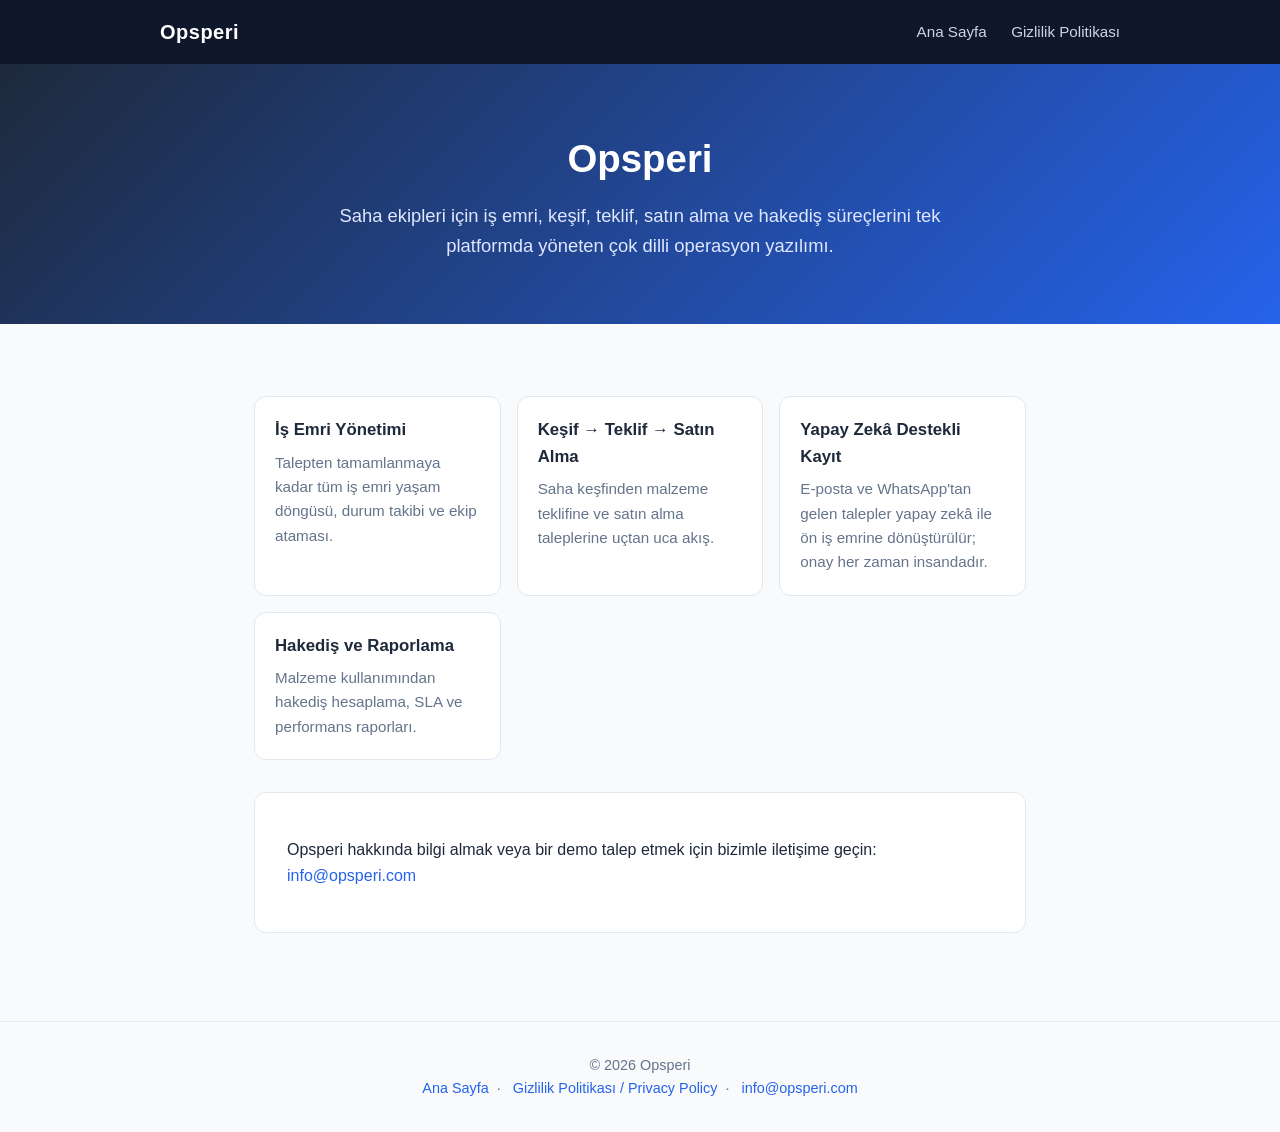
<file: index.html>
<!DOCTYPE html>
<html lang="tr">
<head>
  <meta charset="utf-8" />
  <meta name="viewport" content="width=device-width, initial-scale=1" />
  <title>Opsperi — Saha Operasyonları Yönetimi</title>
  <meta name="description" content="Opsperi, saha teknisyenleri için çok dilli iş emri, keşif, teklif ve hakediş yönetim platformudur." />
  <link rel="stylesheet" href="style.css" />
</head>
<body>
  <header class="site">
    <div class="wrap">
      <span class="brand">Opsperi</span>
      <nav>
        <a href="/">Ana Sayfa</a>
        <a href="/privacy.html">Gizlilik Politikası</a>
      </nav>
    </div>
  </header>

  <section class="hero">
    <h1>Opsperi</h1>
    <p>Saha ekipleri için iş emri, keşif, teklif, satın alma ve hakediş süreçlerini tek platformda yöneten çok dilli operasyon yazılımı.</p>
  </section>

  <main>
    <div class="features">
      <div class="feature">
        <h3>İş Emri Yönetimi</h3>
        <p>Talepten tamamlanmaya kadar tüm iş emri yaşam döngüsü, durum takibi ve ekip ataması.</p>
      </div>
      <div class="feature">
        <h3>Keşif → Teklif → Satın Alma</h3>
        <p>Saha keşfinden malzeme teklifine ve satın alma taleplerine uçtan uca akış.</p>
      </div>
      <div class="feature">
        <h3>Yapay Zekâ Destekli Kayıt</h3>
        <p>E-posta ve WhatsApp'tan gelen talepler yapay zekâ ile ön iş emrine dönüştürülür; onay her zaman insandadır.</p>
      </div>
      <div class="feature">
        <h3>Hakediş ve Raporlama</h3>
        <p>Malzeme kullanımından hakediş hesaplama, SLA ve performans raporları.</p>
      </div>
    </div>

    <div class="card">
      <p>Opsperi hakkında bilgi almak veya bir demo talep etmek için bizimle iletişime geçin:
      <a href="mailto:info@opsperi.com">info@opsperi.com</a></p>
    </div>
  </main>

  <footer class="site">
    <div>© 2026 Opsperi</div>
    <div>
      <a href="/">Ana Sayfa</a>·
      <a href="/privacy.html">Gizlilik Politikası / Privacy Policy</a>·
      <a href="mailto:info@opsperi.com">info@opsperi.com</a>
    </div>
  </footer>
</body>
</html>
</file>
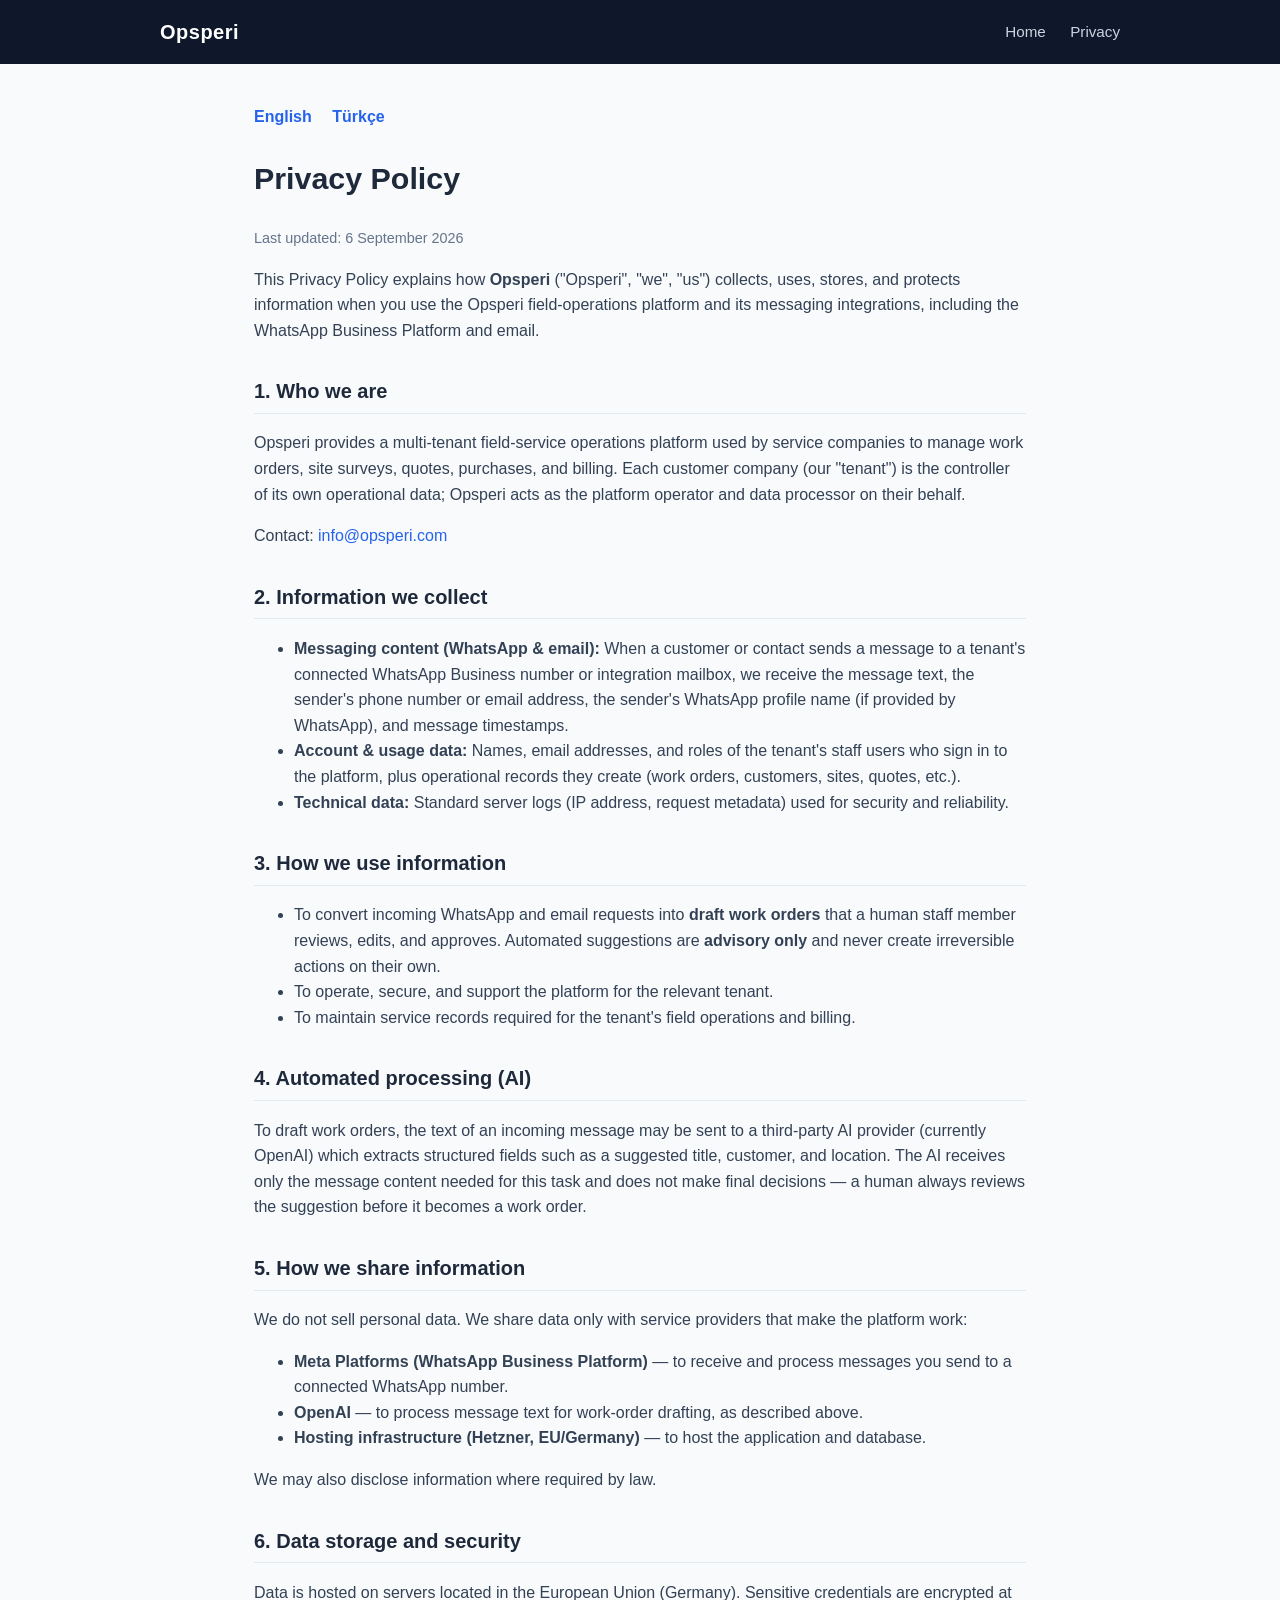
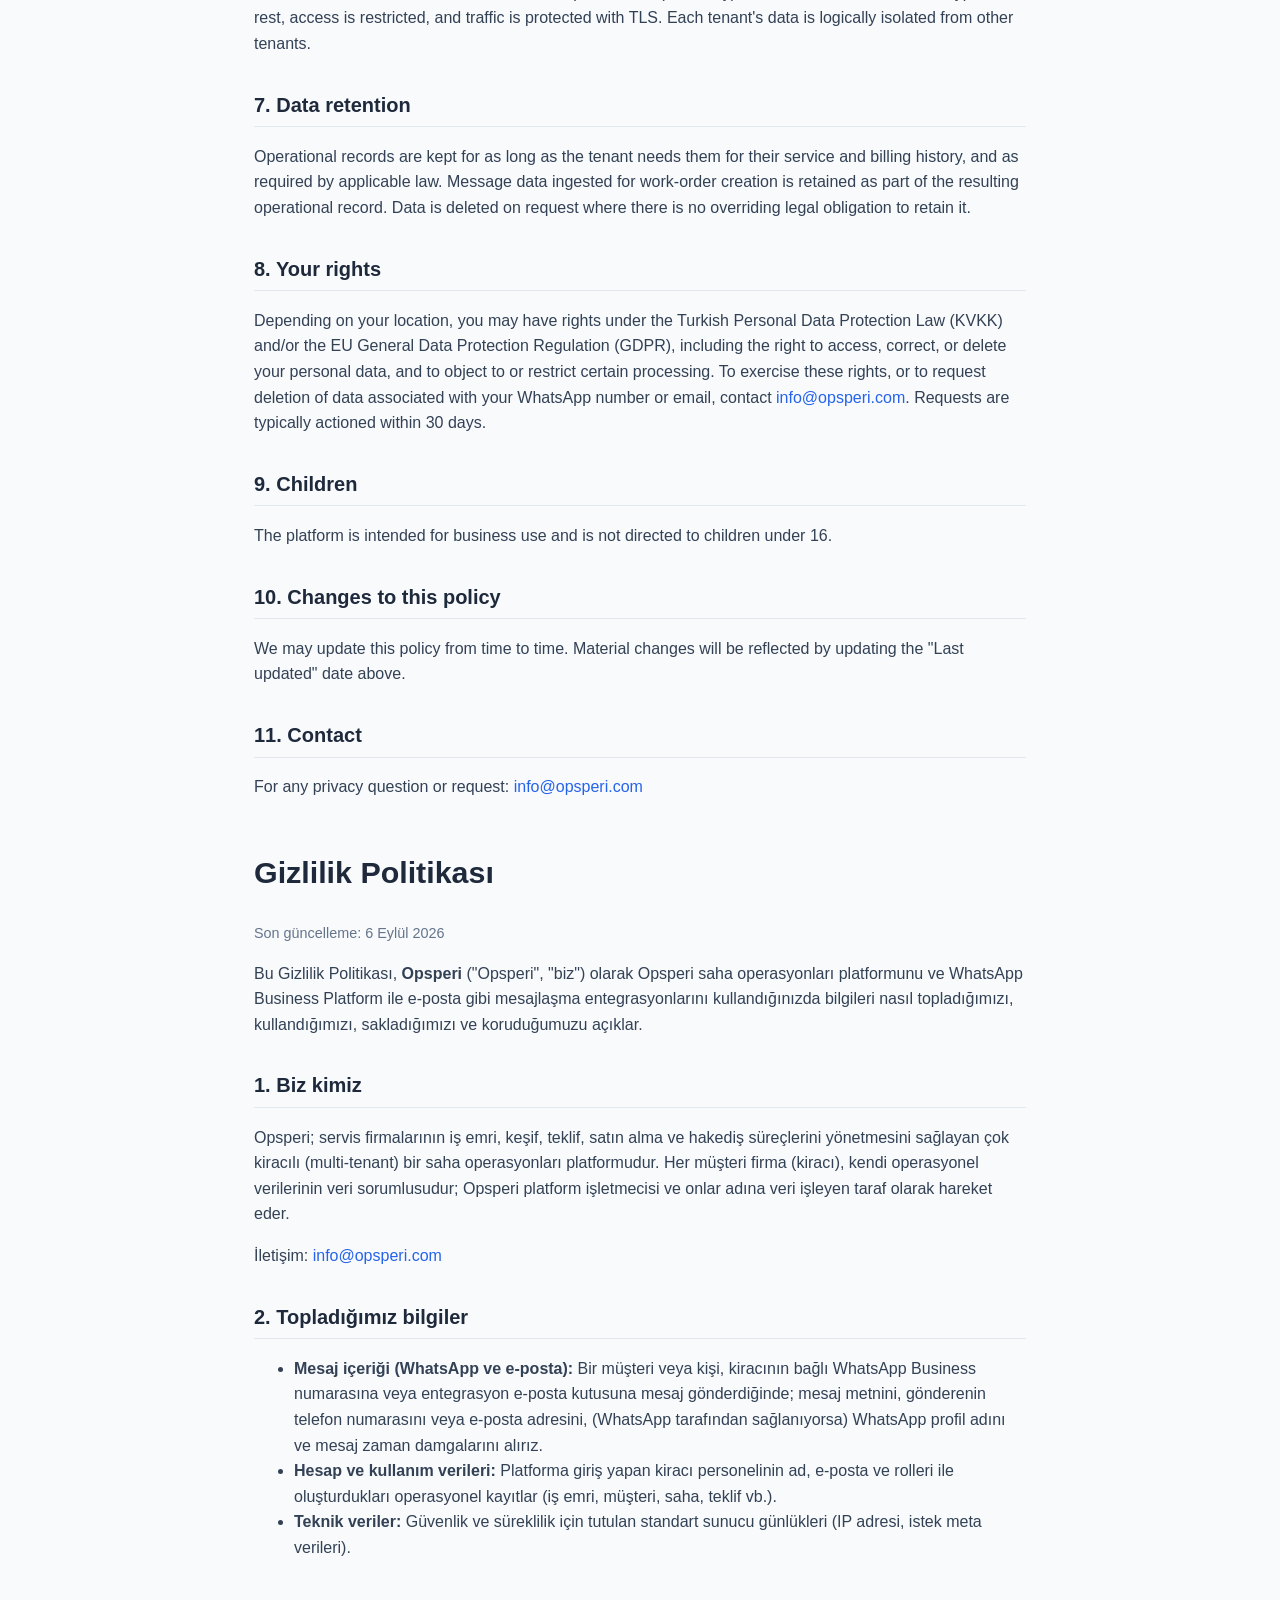
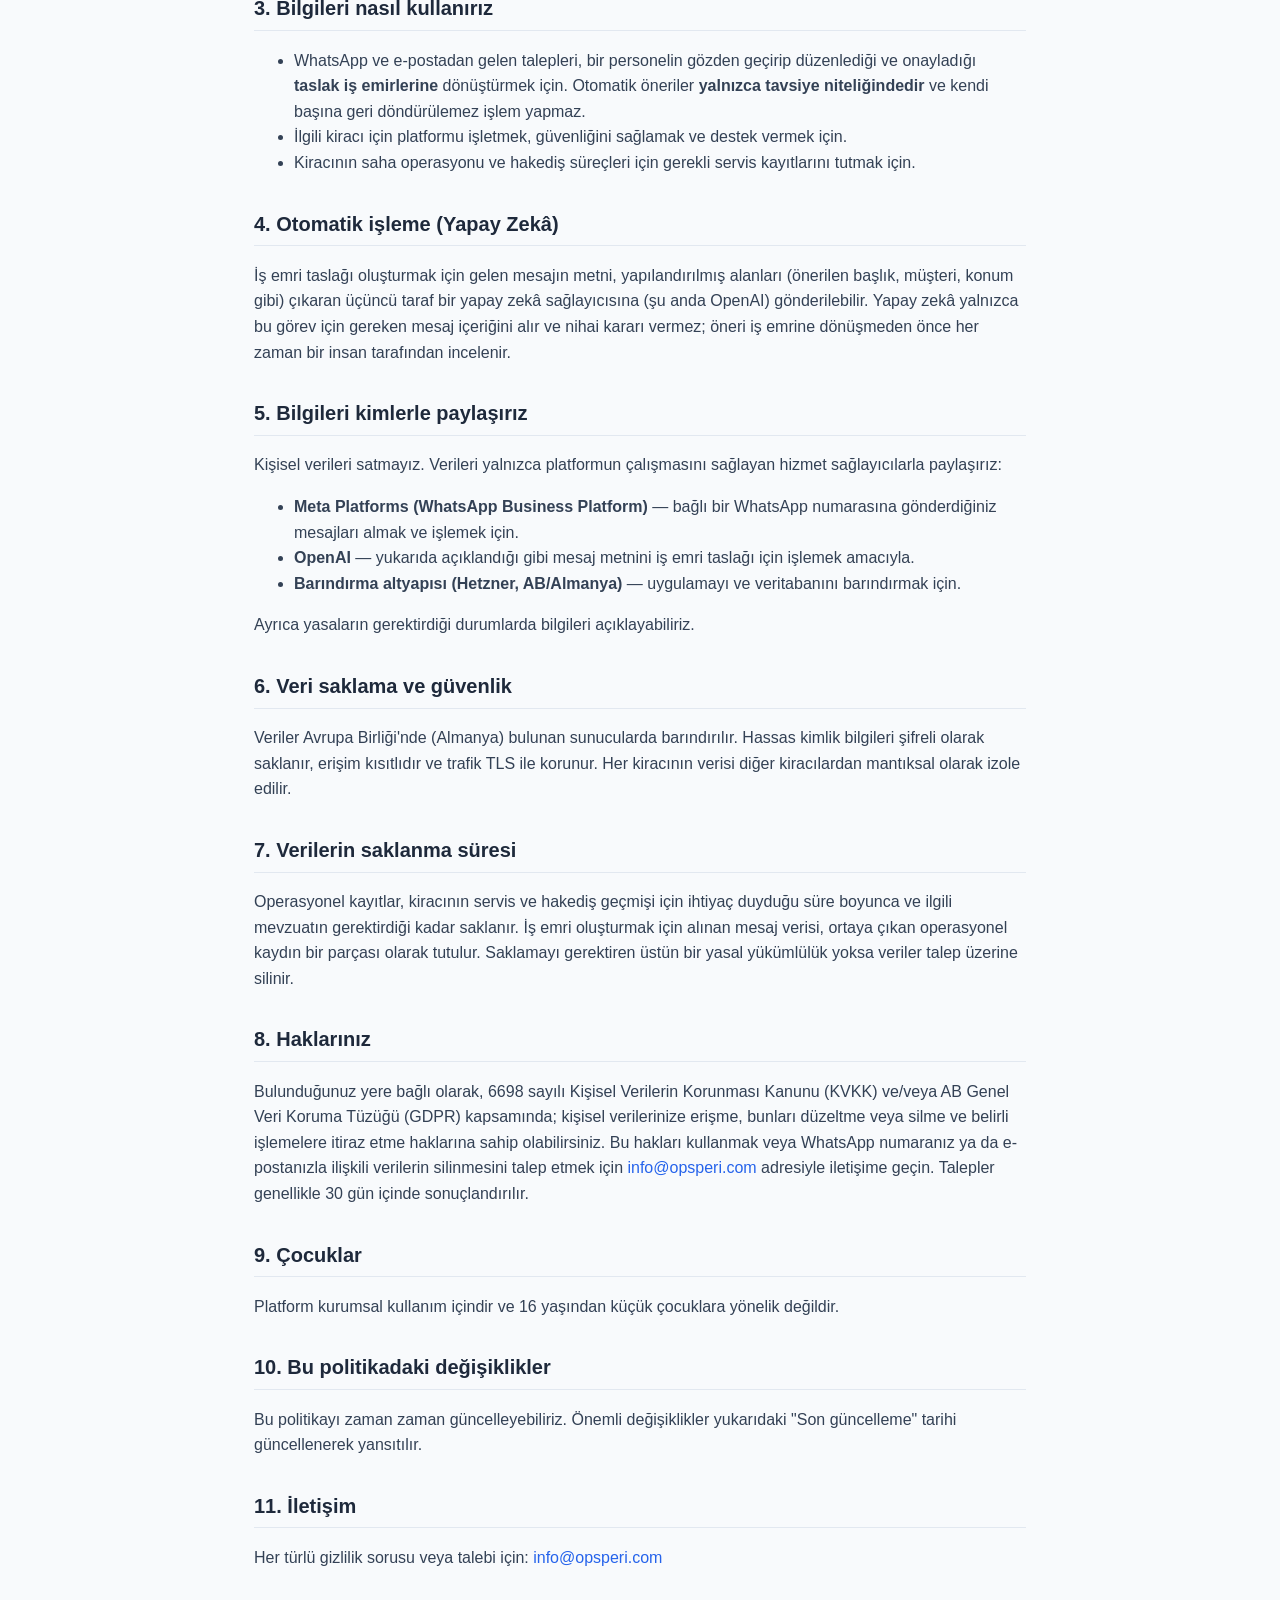
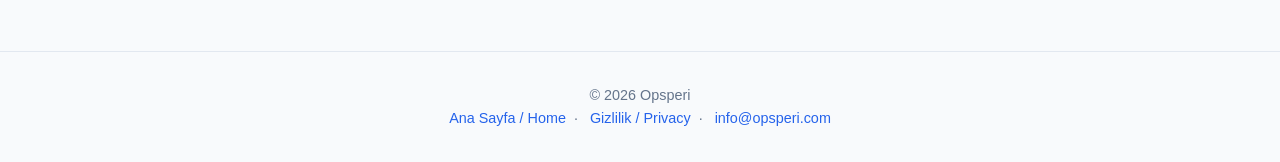
<file: gizlilik.html>
<!DOCTYPE html>
<html lang="tr">
<head>
  <meta charset="utf-8" />
  <meta http-equiv="refresh" content="0; url=/privacy.html#tr" />
  <link rel="canonical" href="/privacy.html" />
  <title>Gizlilik Politikası — Opsperi</title>
</head>
<body>
  <p>Yönlendiriliyorsunuz… <a href="/privacy.html#tr">Gizlilik Politikası</a></p>
</body>
</html>
</file>
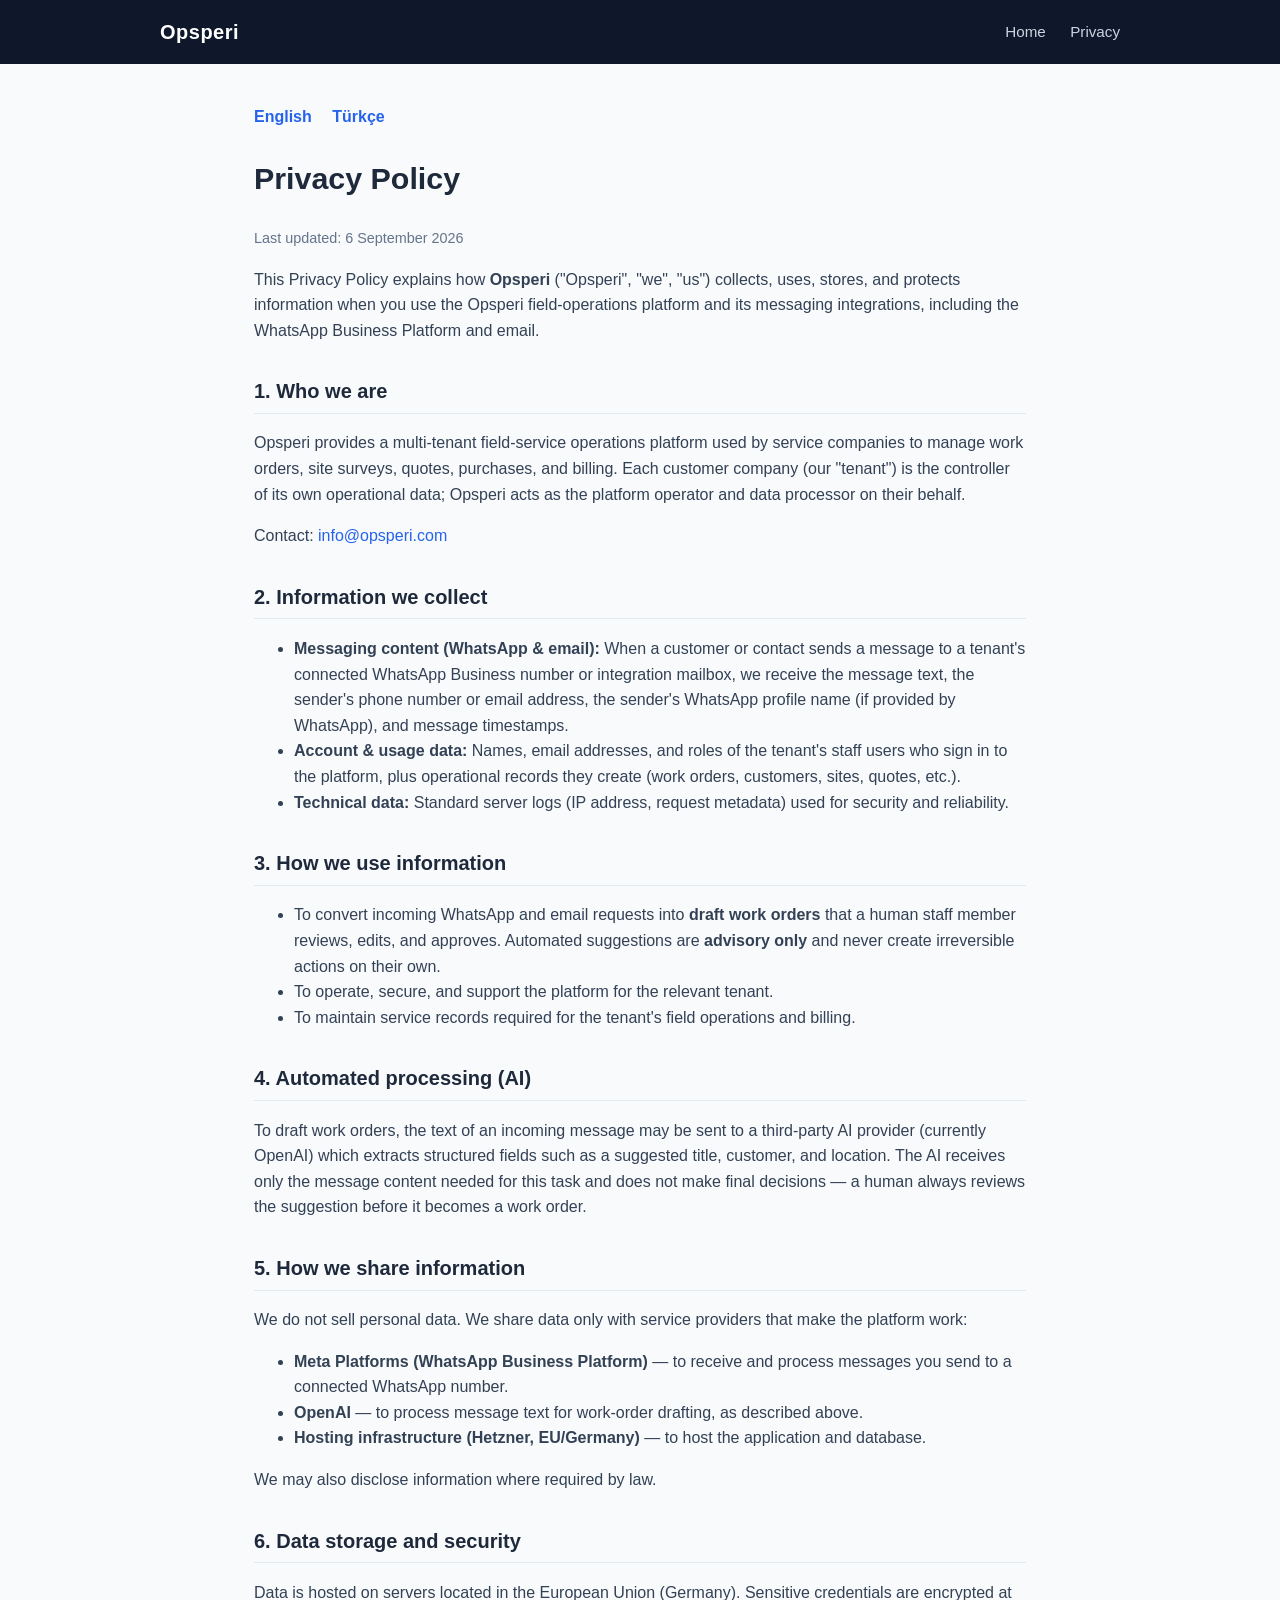
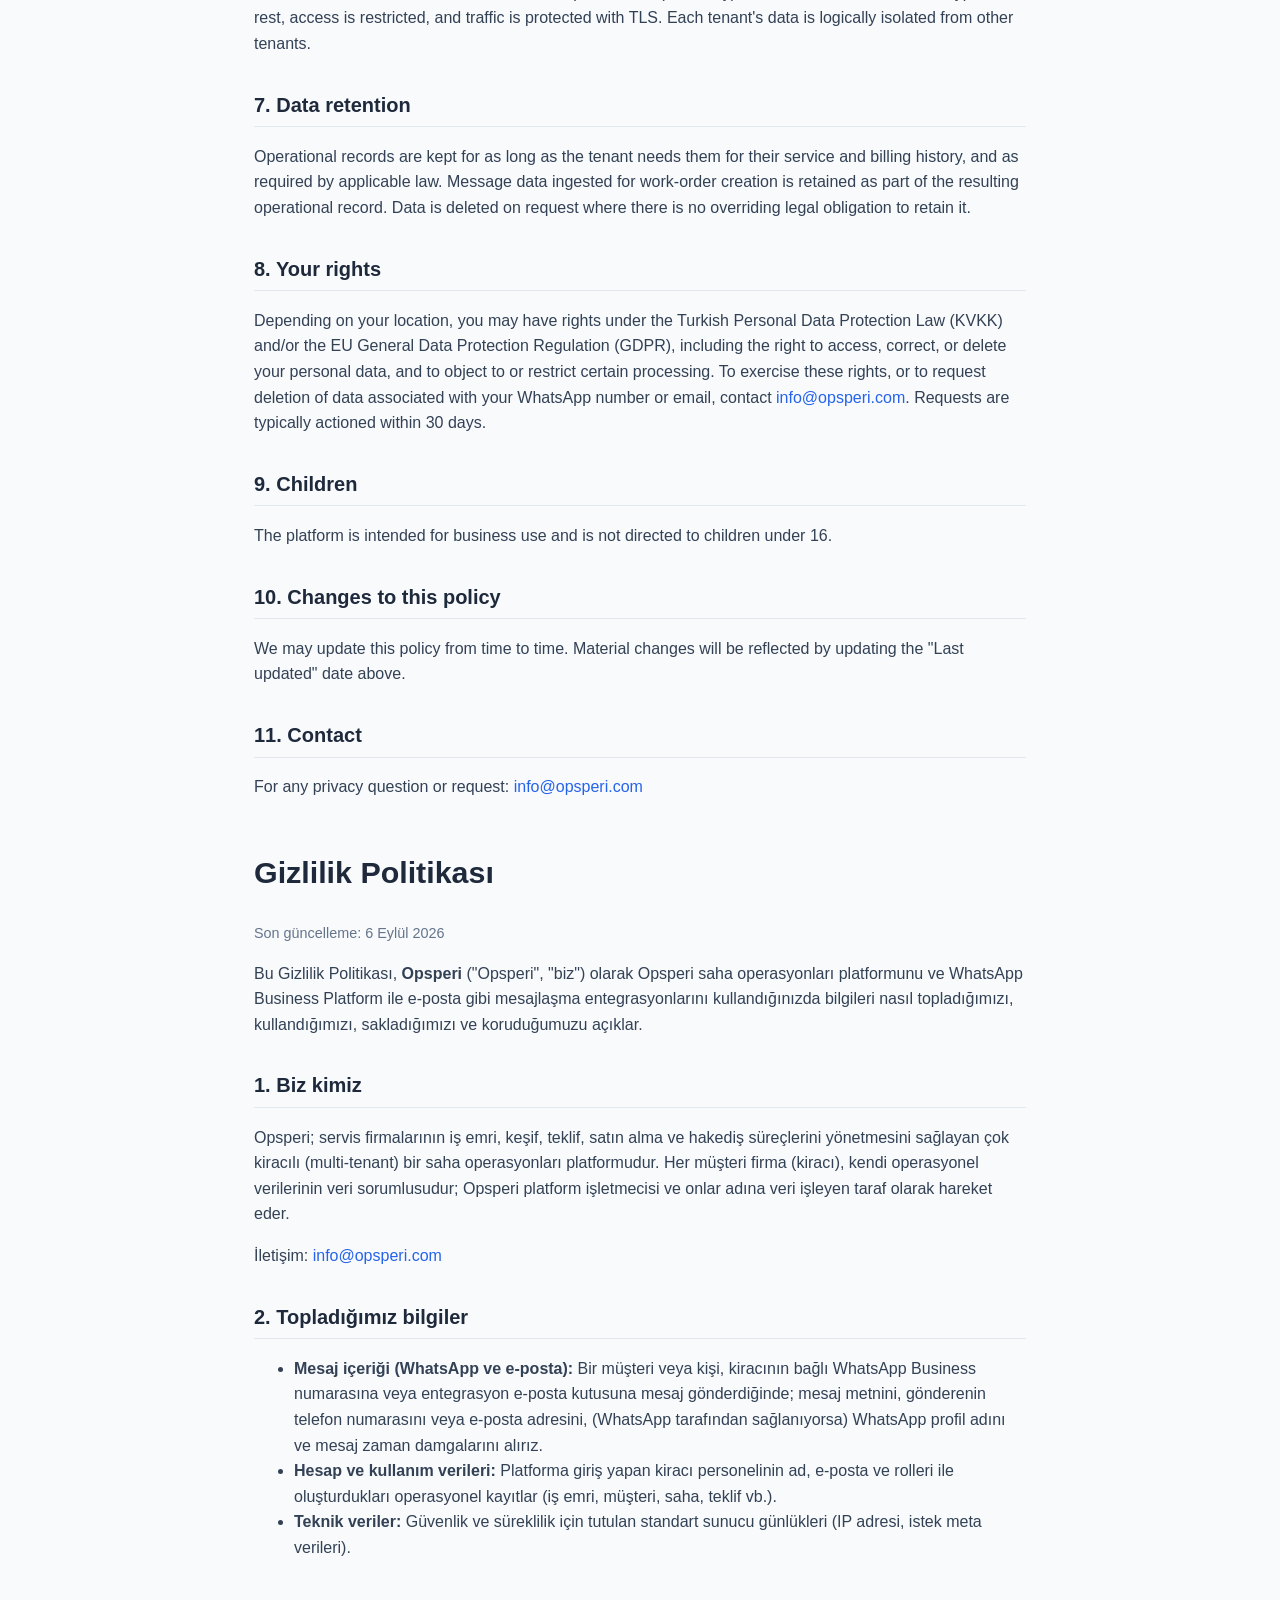
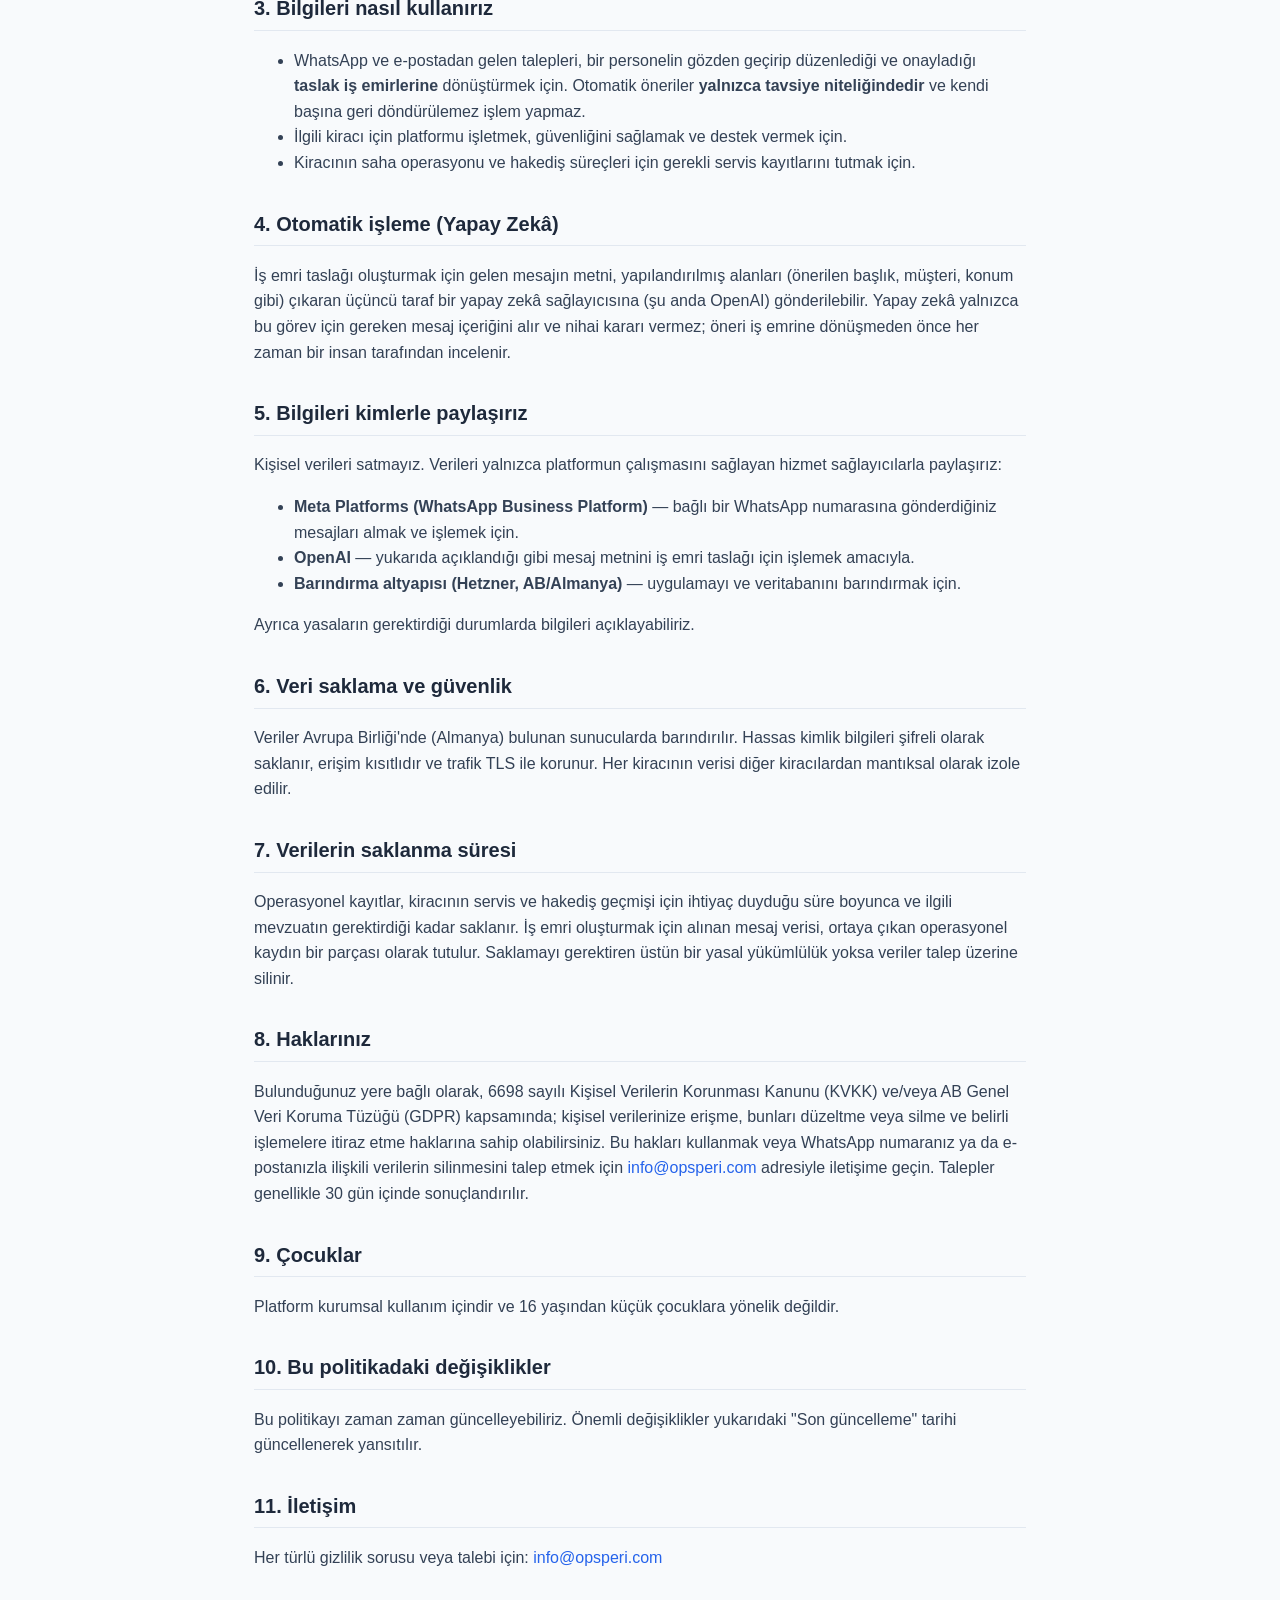
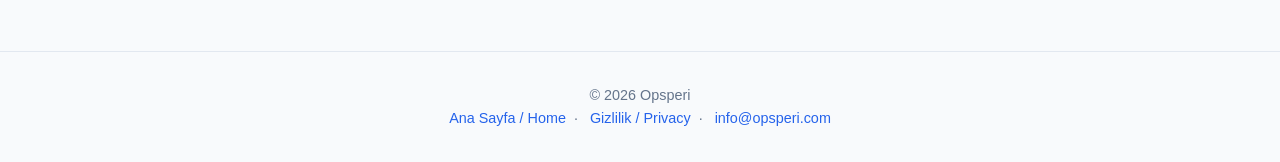
<file: privacy.html>
<!DOCTYPE html>
<html lang="en">
<head>
  <meta charset="utf-8" />
  <meta name="viewport" content="width=device-width, initial-scale=1" />
  <title>Privacy Policy — Opsperi</title>
  <meta name="description" content="Opsperi privacy policy — how we collect, use, and protect data received through our platform and messaging integrations (WhatsApp, email)." />
  <link rel="stylesheet" href="style.css" />
</head>
<body>
  <header class="site">
    <div class="wrap">
      <a class="brand" href="/">Opsperi</a>
      <nav>
        <a href="/">Home</a>
        <a href="/privacy.html">Privacy</a>
      </nav>
    </div>
  </header>

  <main class="legal">
    <div class="lang-switch">
      <a href="#en">English</a>
      <a href="#tr">Türkçe</a>
    </div>

    <!-- ============================ ENGLISH ============================ -->
    <section id="en">
      <h1>Privacy Policy</h1>
      <p class="meta">Last updated: 6 September 2026</p>

      <p>This Privacy Policy explains how <strong>Opsperi</strong> ("Opsperi", "we", "us")
      collects, uses, stores, and protects information when you use the Opsperi field-operations
      platform and its messaging integrations, including the WhatsApp Business Platform and email.</p>

      <h2>1. Who we are</h2>
      <p>Opsperi provides a multi-tenant field-service operations platform used by service
      companies to manage work orders, site surveys, quotes, purchases, and billing. Each
      customer company (our "tenant") is the controller of its own operational data; Opsperi
      acts as the platform operator and data processor on their behalf.</p>
      <p>Contact: <a href="mailto:info@opsperi.com">info@opsperi.com</a></p>

      <h2>2. Information we collect</h2>
      <ul>
        <li><strong>Messaging content (WhatsApp &amp; email):</strong> When a customer or contact
        sends a message to a tenant's connected WhatsApp Business number or integration mailbox,
        we receive the message text, the sender's phone number or email address, the sender's
        WhatsApp profile name (if provided by WhatsApp), and message timestamps.</li>
        <li><strong>Account &amp; usage data:</strong> Names, email addresses, and roles of the
        tenant's staff users who sign in to the platform, plus operational records they create
        (work orders, customers, sites, quotes, etc.).</li>
        <li><strong>Technical data:</strong> Standard server logs (IP address, request metadata)
        used for security and reliability.</li>
      </ul>

      <h2>3. How we use information</h2>
      <ul>
        <li>To convert incoming WhatsApp and email requests into <strong>draft work orders</strong>
        that a human staff member reviews, edits, and approves. Automated suggestions are
        <strong>advisory only</strong> and never create irreversible actions on their own.</li>
        <li>To operate, secure, and support the platform for the relevant tenant.</li>
        <li>To maintain service records required for the tenant's field operations and billing.</li>
      </ul>

      <h2>4. Automated processing (AI)</h2>
      <p>To draft work orders, the text of an incoming message may be sent to a third-party AI
      provider (currently OpenAI) which extracts structured fields such as a suggested title,
      customer, and location. The AI receives only the message content needed for this task and
      does not make final decisions — a human always reviews the suggestion before it becomes a
      work order.</p>

      <h2>5. How we share information</h2>
      <p>We do not sell personal data. We share data only with service providers that make the
      platform work:</p>
      <ul>
        <li><strong>Meta Platforms (WhatsApp Business Platform)</strong> — to receive and process
        messages you send to a connected WhatsApp number.</li>
        <li><strong>OpenAI</strong> — to process message text for work-order drafting, as described above.</li>
        <li><strong>Hosting infrastructure (Hetzner, EU/Germany)</strong> — to host the application and database.</li>
      </ul>
      <p>We may also disclose information where required by law.</p>

      <h2>6. Data storage and security</h2>
      <p>Data is hosted on servers located in the European Union (Germany). Sensitive
      credentials are encrypted at rest, access is restricted, and traffic is protected with
      TLS. Each tenant's data is logically isolated from other tenants.</p>

      <h2>7. Data retention</h2>
      <p>Operational records are kept for as long as the tenant needs them for their service and
      billing history, and as required by applicable law. Message data ingested for work-order
      creation is retained as part of the resulting operational record. Data is deleted on
      request where there is no overriding legal obligation to retain it.</p>

      <h2>8. Your rights</h2>
      <p>Depending on your location, you may have rights under the Turkish Personal Data
      Protection Law (KVKK) and/or the EU General Data Protection Regulation (GDPR), including
      the right to access, correct, or delete your personal data, and to object to or restrict
      certain processing. To exercise these rights, or to request deletion of data associated
      with your WhatsApp number or email, contact <a href="mailto:info@opsperi.com">info@opsperi.com</a>.
      Requests are typically actioned within 30 days.</p>

      <h2>9. Children</h2>
      <p>The platform is intended for business use and is not directed to children under 16.</p>

      <h2>10. Changes to this policy</h2>
      <p>We may update this policy from time to time. Material changes will be reflected by
      updating the "Last updated" date above.</p>

      <h2>11. Contact</h2>
      <p>For any privacy question or request: <a href="mailto:info@opsperi.com">info@opsperi.com</a></p>
    </section>

    <!-- ============================ TÜRKÇE ============================ -->
    <section id="tr" style="margin-top:3rem;">
      <h1>Gizlilik Politikası</h1>
      <p class="meta">Son güncelleme: 6 Eylül 2026</p>

      <p>Bu Gizlilik Politikası, <strong>Opsperi</strong> ("Opsperi", "biz") olarak Opsperi saha
      operasyonları platformunu ve WhatsApp Business Platform ile e-posta gibi mesajlaşma
      entegrasyonlarını kullandığınızda bilgileri nasıl topladığımızı, kullandığımızı,
      sakladığımızı ve koruduğumuzu açıklar.</p>

      <h2>1. Biz kimiz</h2>
      <p>Opsperi; servis firmalarının iş emri, keşif, teklif, satın alma ve hakediş süreçlerini
      yönetmesini sağlayan çok kiracılı (multi-tenant) bir saha operasyonları platformudur. Her
      müşteri firma (kiracı), kendi operasyonel verilerinin veri sorumlusudur; Opsperi platform
      işletmecisi ve onlar adına veri işleyen taraf olarak hareket eder.</p>
      <p>İletişim: <a href="mailto:info@opsperi.com">info@opsperi.com</a></p>

      <h2>2. Topladığımız bilgiler</h2>
      <ul>
        <li><strong>Mesaj içeriği (WhatsApp ve e-posta):</strong> Bir müşteri veya kişi, kiracının
        bağlı WhatsApp Business numarasına veya entegrasyon e-posta kutusuna mesaj gönderdiğinde;
        mesaj metnini, gönderenin telefon numarasını veya e-posta adresini, (WhatsApp tarafından
        sağlanıyorsa) WhatsApp profil adını ve mesaj zaman damgalarını alırız.</li>
        <li><strong>Hesap ve kullanım verileri:</strong> Platforma giriş yapan kiracı
        personelinin ad, e-posta ve rolleri ile oluşturdukları operasyonel kayıtlar (iş emri,
        müşteri, saha, teklif vb.).</li>
        <li><strong>Teknik veriler:</strong> Güvenlik ve süreklilik için tutulan standart sunucu
        günlükleri (IP adresi, istek meta verileri).</li>
      </ul>

      <h2>3. Bilgileri nasıl kullanırız</h2>
      <ul>
        <li>WhatsApp ve e-postadan gelen talepleri, bir personelin gözden geçirip düzenlediği ve
        onayladığı <strong>taslak iş emirlerine</strong> dönüştürmek için. Otomatik öneriler
        <strong>yalnızca tavsiye niteliğindedir</strong> ve kendi başına geri döndürülemez işlem
        yapmaz.</li>
        <li>İlgili kiracı için platformu işletmek, güvenliğini sağlamak ve destek vermek için.</li>
        <li>Kiracının saha operasyonu ve hakediş süreçleri için gerekli servis kayıtlarını
        tutmak için.</li>
      </ul>

      <h2>4. Otomatik işleme (Yapay Zekâ)</h2>
      <p>İş emri taslağı oluşturmak için gelen mesajın metni, yapılandırılmış alanları (önerilen
      başlık, müşteri, konum gibi) çıkaran üçüncü taraf bir yapay zekâ sağlayıcısına (şu anda
      OpenAI) gönderilebilir. Yapay zekâ yalnızca bu görev için gereken mesaj içeriğini alır ve
      nihai kararı vermez; öneri iş emrine dönüşmeden önce her zaman bir insan tarafından
      incelenir.</p>

      <h2>5. Bilgileri kimlerle paylaşırız</h2>
      <p>Kişisel verileri satmayız. Verileri yalnızca platformun çalışmasını sağlayan hizmet
      sağlayıcılarla paylaşırız:</p>
      <ul>
        <li><strong>Meta Platforms (WhatsApp Business Platform)</strong> — bağlı bir WhatsApp
        numarasına gönderdiğiniz mesajları almak ve işlemek için.</li>
        <li><strong>OpenAI</strong> — yukarıda açıklandığı gibi mesaj metnini iş emri taslağı için
        işlemek amacıyla.</li>
        <li><strong>Barındırma altyapısı (Hetzner, AB/Almanya)</strong> — uygulamayı ve veritabanını
        barındırmak için.</li>
      </ul>
      <p>Ayrıca yasaların gerektirdiği durumlarda bilgileri açıklayabiliriz.</p>

      <h2>6. Veri saklama ve güvenlik</h2>
      <p>Veriler Avrupa Birliği'nde (Almanya) bulunan sunucularda barındırılır. Hassas kimlik
      bilgileri şifreli olarak saklanır, erişim kısıtlıdır ve trafik TLS ile korunur. Her
      kiracının verisi diğer kiracılardan mantıksal olarak izole edilir.</p>

      <h2>7. Verilerin saklanma süresi</h2>
      <p>Operasyonel kayıtlar, kiracının servis ve hakediş geçmişi için ihtiyaç duyduğu süre
      boyunca ve ilgili mevzuatın gerektirdiği kadar saklanır. İş emri oluşturmak için alınan
      mesaj verisi, ortaya çıkan operasyonel kaydın bir parçası olarak tutulur. Saklamayı
      gerektiren üstün bir yasal yükümlülük yoksa veriler talep üzerine silinir.</p>

      <h2>8. Haklarınız</h2>
      <p>Bulunduğunuz yere bağlı olarak, 6698 sayılı Kişisel Verilerin Korunması Kanunu (KVKK)
      ve/veya AB Genel Veri Koruma Tüzüğü (GDPR) kapsamında; kişisel verilerinize erişme, bunları
      düzeltme veya silme ve belirli işlemelere itiraz etme haklarına sahip olabilirsiniz. Bu
      hakları kullanmak veya WhatsApp numaranız ya da e-postanızla ilişkili verilerin silinmesini
      talep etmek için <a href="mailto:info@opsperi.com">info@opsperi.com</a> adresiyle iletişime
      geçin. Talepler genellikle 30 gün içinde sonuçlandırılır.</p>

      <h2>9. Çocuklar</h2>
      <p>Platform kurumsal kullanım içindir ve 16 yaşından küçük çocuklara yönelik değildir.</p>

      <h2>10. Bu politikadaki değişiklikler</h2>
      <p>Bu politikayı zaman zaman güncelleyebiliriz. Önemli değişiklikler yukarıdaki "Son
      güncelleme" tarihi güncellenerek yansıtılır.</p>

      <h2>11. İletişim</h2>
      <p>Her türlü gizlilik sorusu veya talebi için: <a href="mailto:info@opsperi.com">info@opsperi.com</a></p>
    </section>
  </main>

  <footer class="site">
    <div>© 2026 Opsperi</div>
    <div>
      <a href="/">Ana Sayfa / Home</a>·
      <a href="/privacy.html">Gizlilik / Privacy</a>·
      <a href="mailto:info@opsperi.com">info@opsperi.com</a>
    </div>
  </footer>
</body>
</html>
</file>
<file: style.css>
:root {
  --bg: #0f172a;
  --panel: #ffffff;
  --ink: #1e293b;
  --muted: #64748b;
  --brand: #2563eb;
  --brand-dark: #1d4ed8;
  --line: #e2e8f0;
}

* { box-sizing: border-box; }

body {
  margin: 0;
  font-family: -apple-system, BlinkMacSystemFont, "Segoe UI", Roboto, Helvetica, Arial, sans-serif;
  color: var(--ink);
  background: #f8fafc;
  line-height: 1.6;
}

a { color: var(--brand); text-decoration: none; }
a:hover { text-decoration: underline; }

header.site {
  background: var(--bg);
  color: #fff;
  padding: 1rem 1.5rem;
}
header.site .wrap {
  max-width: 960px;
  margin: 0 auto;
  display: flex;
  align-items: center;
  justify-content: space-between;
}
header.site .brand {
  font-size: 1.25rem;
  font-weight: 700;
  letter-spacing: .5px;
  color: #fff;
}
header.site nav a {
  color: #cbd5e1;
  margin-left: 1.25rem;
  font-size: .95rem;
}
header.site nav a:hover { color: #fff; text-decoration: none; }

.hero {
  background: linear-gradient(135deg, #1e293b 0%, #2563eb 100%);
  color: #fff;
  padding: 4rem 1.5rem;
  text-align: center;
}
.hero h1 { font-size: 2.4rem; margin: 0 0 .75rem; }
.hero p { font-size: 1.15rem; color: #e0e7ff; max-width: 620px; margin: 0 auto; }

main {
  max-width: 820px;
  margin: 0 auto;
  padding: 2.5rem 1.5rem 4rem;
}

.card {
  background: var(--panel);
  border: 1px solid var(--line);
  border-radius: 12px;
  padding: 1.75rem 2rem;
  margin-bottom: 1.5rem;
}

.features {
  display: grid;
  grid-template-columns: repeat(auto-fit, minmax(220px, 1fr));
  gap: 1rem;
  margin: 2rem 0;
}
.feature { background: #fff; border: 1px solid var(--line); border-radius: 12px; padding: 1.25rem; }
.feature h3 { margin: 0 0 .4rem; font-size: 1.05rem; }
.feature p { margin: 0; color: var(--muted); font-size: .95rem; }

.legal h1 { font-size: 1.9rem; margin-top: 0; }
.legal h2 { font-size: 1.25rem; margin-top: 2rem; border-bottom: 1px solid var(--line); padding-bottom: .35rem; }
.legal h3 { font-size: 1.05rem; margin-top: 1.5rem; }
.legal p, .legal li { color: #334155; }
.legal .meta { color: var(--muted); font-size: .9rem; }
.legal .lang-switch { margin-bottom: 1.5rem; }
.legal .lang-switch a { font-weight: 600; margin-right: 1rem; }

footer.site {
  border-top: 1px solid var(--line);
  padding: 2rem 1.5rem;
  text-align: center;
  color: var(--muted);
  font-size: .9rem;
}
footer.site a { margin: 0 .5rem; }
</file>
